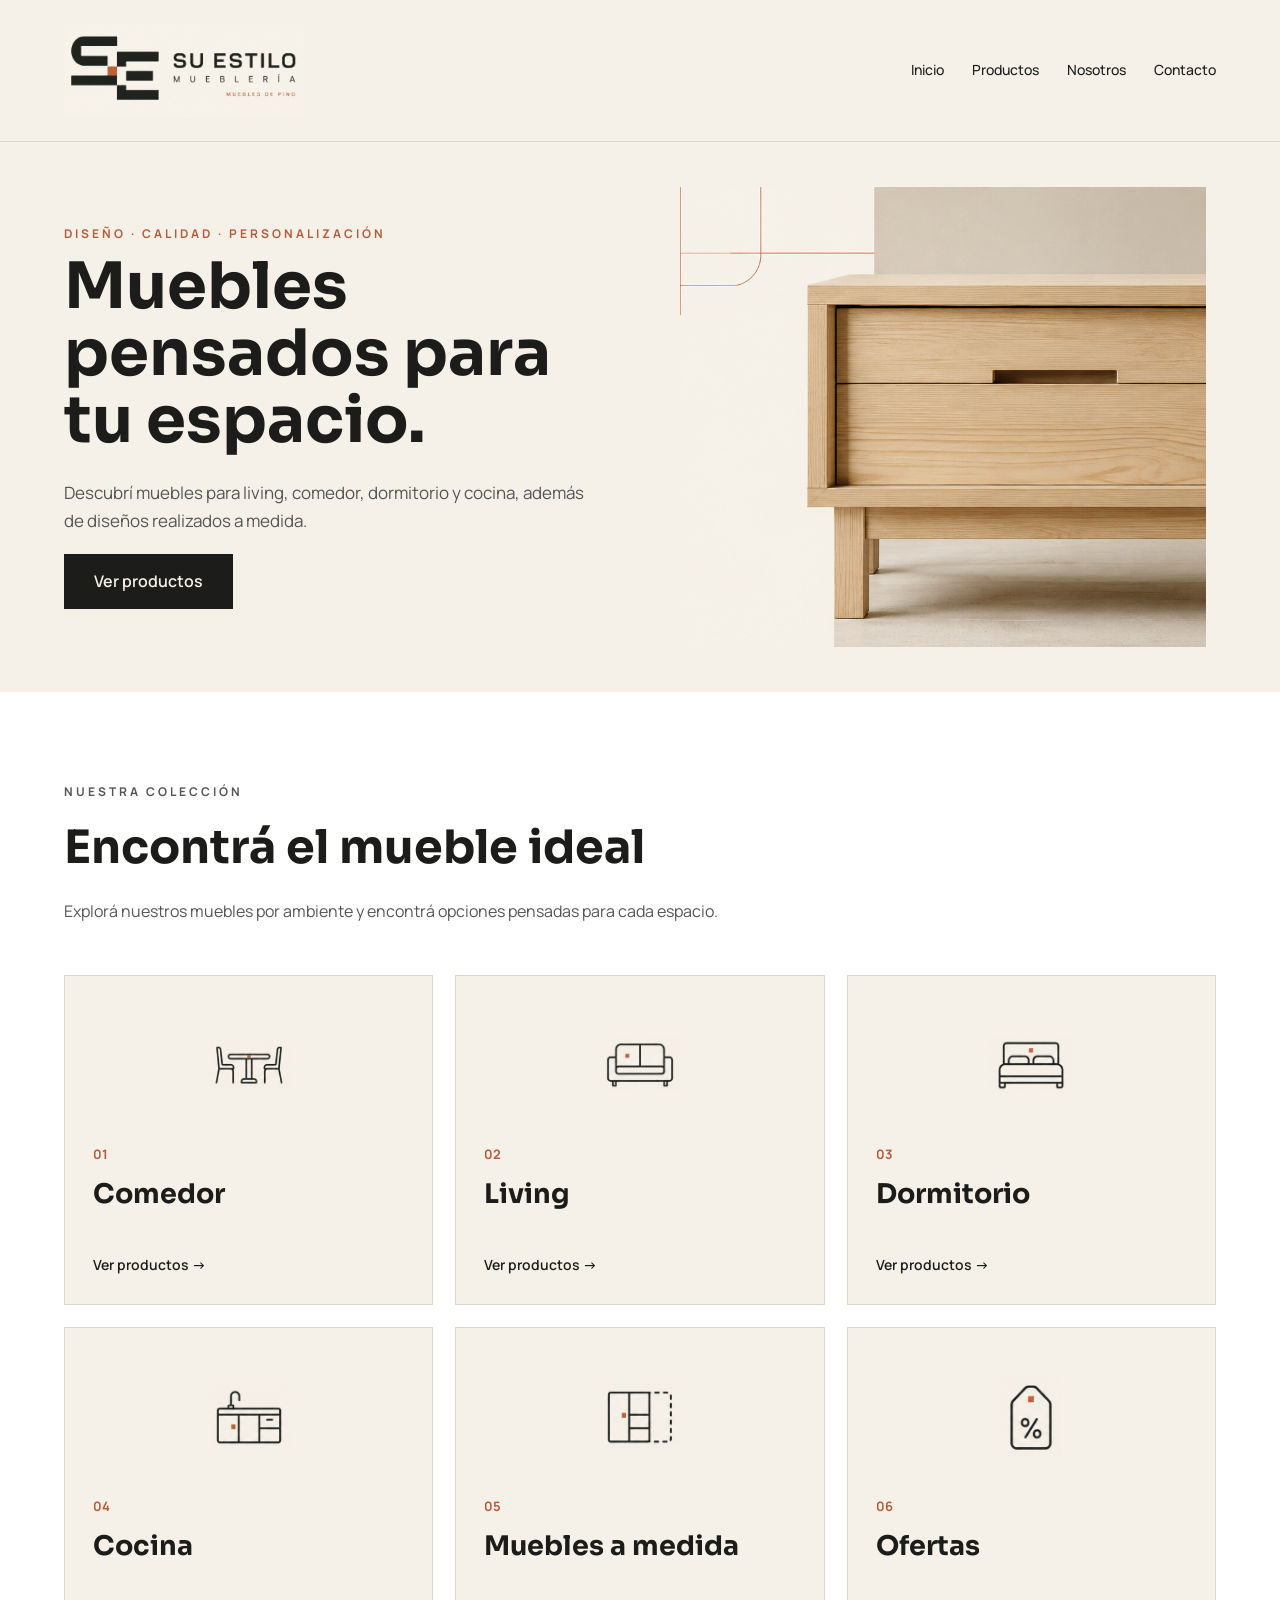
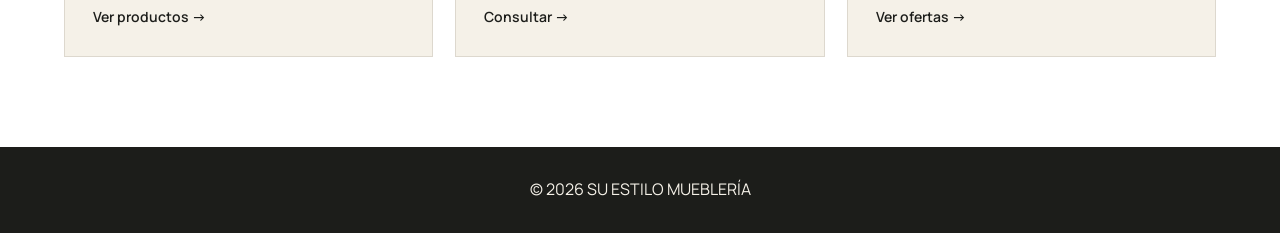
<file: index.html>
<!DOCTYPE html>
<html lang="es">
<head>
    <meta charset="UTF-8">
    <meta name="viewport" content="width=device-width, initial-scale=1.0">
    <meta name="description" content="SU ESTILO MUEBLERÍA - Muebles para tu hogar, diseños personalizados y muebles a medida.">
    <title>SU ESTILO MUEBLERÍA</title>
    <link href="https://fonts.googleapis.com/css2?family=Manrope:wght@400;500;600;700&family=Sora:wght@400;500;600;700&display=swap" rel="stylesheet">
    <link rel="stylesheet" href="css/estilos.css">
</head>
<body>
<header class="header">
    <div class="contenedor header-contenido">
        <a href="index.html"><img src="img/logo-su-estilo.png" alt="Logo de SU ESTILO MUEBLERÍA" class="logo"></a>
        <nav class="navegacion">
            <a href="index.html">Inicio</a>
            <a href="productos.html">Productos</a>
            <a href="nosotros.html">Nosotros</a>
            <a href="contacto.html">Contacto</a>
        </nav>
    </div>
</header>

<main>
<section class="hero">
    <div class="contenedor hero-contenido">
        <div class="hero-texto">
            <p class="hero-etiqueta">DISEÑO · CALIDAD · PERSONALIZACIÓN</p>
            <h1>Muebles pensados para tu espacio.</h1>
            <p class="hero-descripcion">Descubrí muebles para living, comedor, dormitorio y cocina, además de diseños realizados a medida.</p>
            <a href="productos.html" class="boton">Ver productos</a>
        </div>
        <div class="hero-imagen"><img src="img/banner-principal.png" alt="Mueble de SU ESTILO MUEBLERÍA"></div>
    </div>
</section>

<section class="categorias">
    <div class="contenedor">
        <div class="titulo-seccion">
            <p class="titulo-pequeno">NUESTRA COLECCIÓN</p>
            <h2>Encontrá el mueble ideal</h2>
            <p>Explorá nuestros muebles por ambiente y encontrá opciones pensadas para cada espacio.</p>
        </div>
        <div class="categorias-grid">
            <a href="productos.html?categoria=comedor" class="categoria-card"><img src="img/categorias/comedor.png" alt="Comedor"><span class="numero">01</span><h3>Comedor</h3><span class="ver-mas">Ver productos →</span></a>
            <a href="productos.html?categoria=living" class="categoria-card"><img src="img/categorias/living.png" alt="Living"><span class="numero">02</span><h3>Living</h3><span class="ver-mas">Ver productos →</span></a>
            <a href="productos.html?categoria=dormitorio" class="categoria-card"><img src="img/categorias/dormitorio.png" alt="Dormitorio"><span class="numero">03</span><h3>Dormitorio</h3><span class="ver-mas">Ver productos →</span></a>
            <a href="productos.html?categoria=cocina" class="categoria-card"><img src="img/categorias/cocina.png" alt="Cocina"><span class="numero">04</span><h3>Cocina</h3><span class="ver-mas">Ver productos →</span></a>
            <a href="productos.html?categoria=a-medida" class="categoria-card"><img src="img/categorias/muebles_a_medida.png" alt="Muebles a medida"><span class="numero">05</span><h3>Muebles a medida</h3><span class="ver-mas">Consultar →</span></a>
            <a href="productos.html?categoria=ofertas" class="categoria-card"><img src="img/categorias/promociones.png" alt="Ofertas"><span class="numero">06</span><h3>Ofertas</h3><span class="ver-mas">Ver ofertas →</span></a>
        </div>
    </div>
</section>
</main>
<footer class="footer"><div class="contenedor"><p>© 2026 SU ESTILO MUEBLERÍA</p></div></footer>
</body>
</html>
</file>
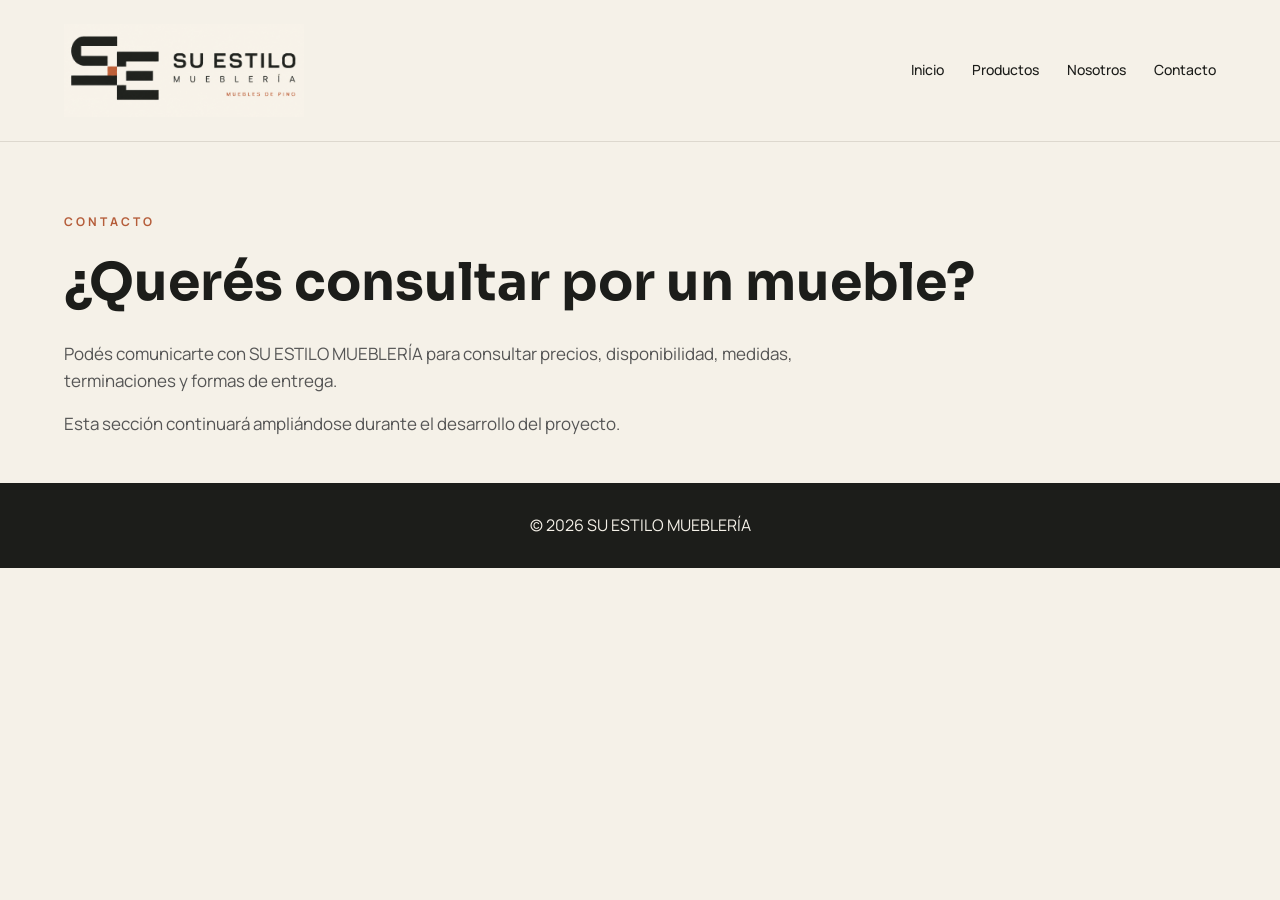
<file: contacto.html>
<!DOCTYPE html>
<html lang="es">
<head>
    <meta charset="UTF-8">
    <meta name="viewport" content="width=device-width, initial-scale=1.0">
    <title>Contacto | SU ESTILO MUEBLERÍA</title>
    <link href="https://fonts.googleapis.com/css2?family=Manrope:wght@400;500;600;700&family=Sora:wght@400;500;600;700&display=swap" rel="stylesheet">
    <link rel="stylesheet" href="css/estilos.css">
</head>
<body>
<header class="header"><div class="contenedor header-contenido"><a href="index.html"><img src="img/logo-su-estilo.png" alt="Logo de SU ESTILO MUEBLERÍA" class="logo"></a><nav class="navegacion"><a href="index.html">Inicio</a><a href="productos.html">Productos</a><a href="nosotros.html">Nosotros</a><a href="contacto.html">Contacto</a></nav></div></header>
<main>
<section class="productos-presentacion"><div class="contenedor"><p class="titulo-pequeno">CONTACTO</p><h1>¿Querés consultar por un mueble?</h1><p class="productos-introduccion">Podés comunicarte con SU ESTILO MUEBLERÍA para consultar precios, disponibilidad, medidas, terminaciones y formas de entrega.</p><p class="productos-introduccion">Esta sección continuará ampliándose durante el desarrollo del proyecto.</p></div></section>
</main>
<footer class="footer"><div class="contenedor"><p>© 2026 SU ESTILO MUEBLERÍA</p></div></footer>
</body>
</html>
</file>
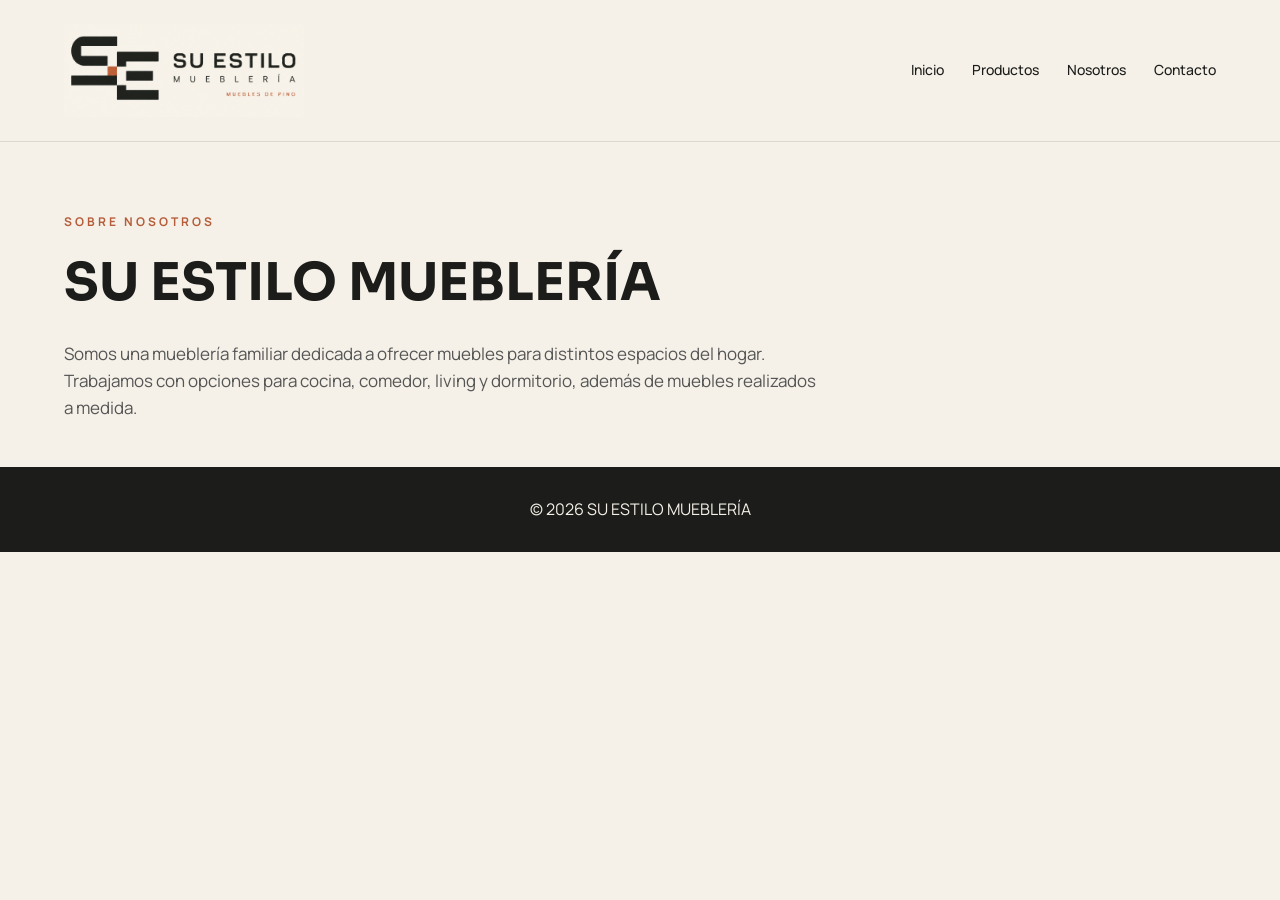
<file: nosotros.html>
<!DOCTYPE html>
<html lang="es">
<head>
    <meta charset="UTF-8">
    <meta name="viewport" content="width=device-width, initial-scale=1.0">
    <title>Nosotros | SU ESTILO MUEBLERÍA</title>
    <link href="https://fonts.googleapis.com/css2?family=Manrope:wght@400;500;600;700&family=Sora:wght@400;500;600;700&display=swap" rel="stylesheet">
    <link rel="stylesheet" href="css/estilos.css">
</head>
<body>
<header class="header"><div class="contenedor header-contenido"><a href="index.html"><img src="img/logo-su-estilo.png" alt="Logo de SU ESTILO MUEBLERÍA" class="logo"></a><nav class="navegacion"><a href="index.html">Inicio</a><a href="productos.html">Productos</a><a href="nosotros.html">Nosotros</a><a href="contacto.html">Contacto</a></nav></div></header>
<main>
<section class="productos-presentacion"><div class="contenedor"><p class="titulo-pequeno">SOBRE NOSOTROS</p><h1>SU ESTILO MUEBLERÍA</h1><p class="productos-introduccion">Somos una mueblería familiar dedicada a ofrecer muebles para distintos espacios del hogar. Trabajamos con opciones para cocina, comedor, living y dormitorio, además de muebles realizados a medida.</p></div></section>
</main>
<footer class="footer"><div class="contenedor"><p>© 2026 SU ESTILO MUEBLERÍA</p></div></footer>
</body>
</html>
</file>
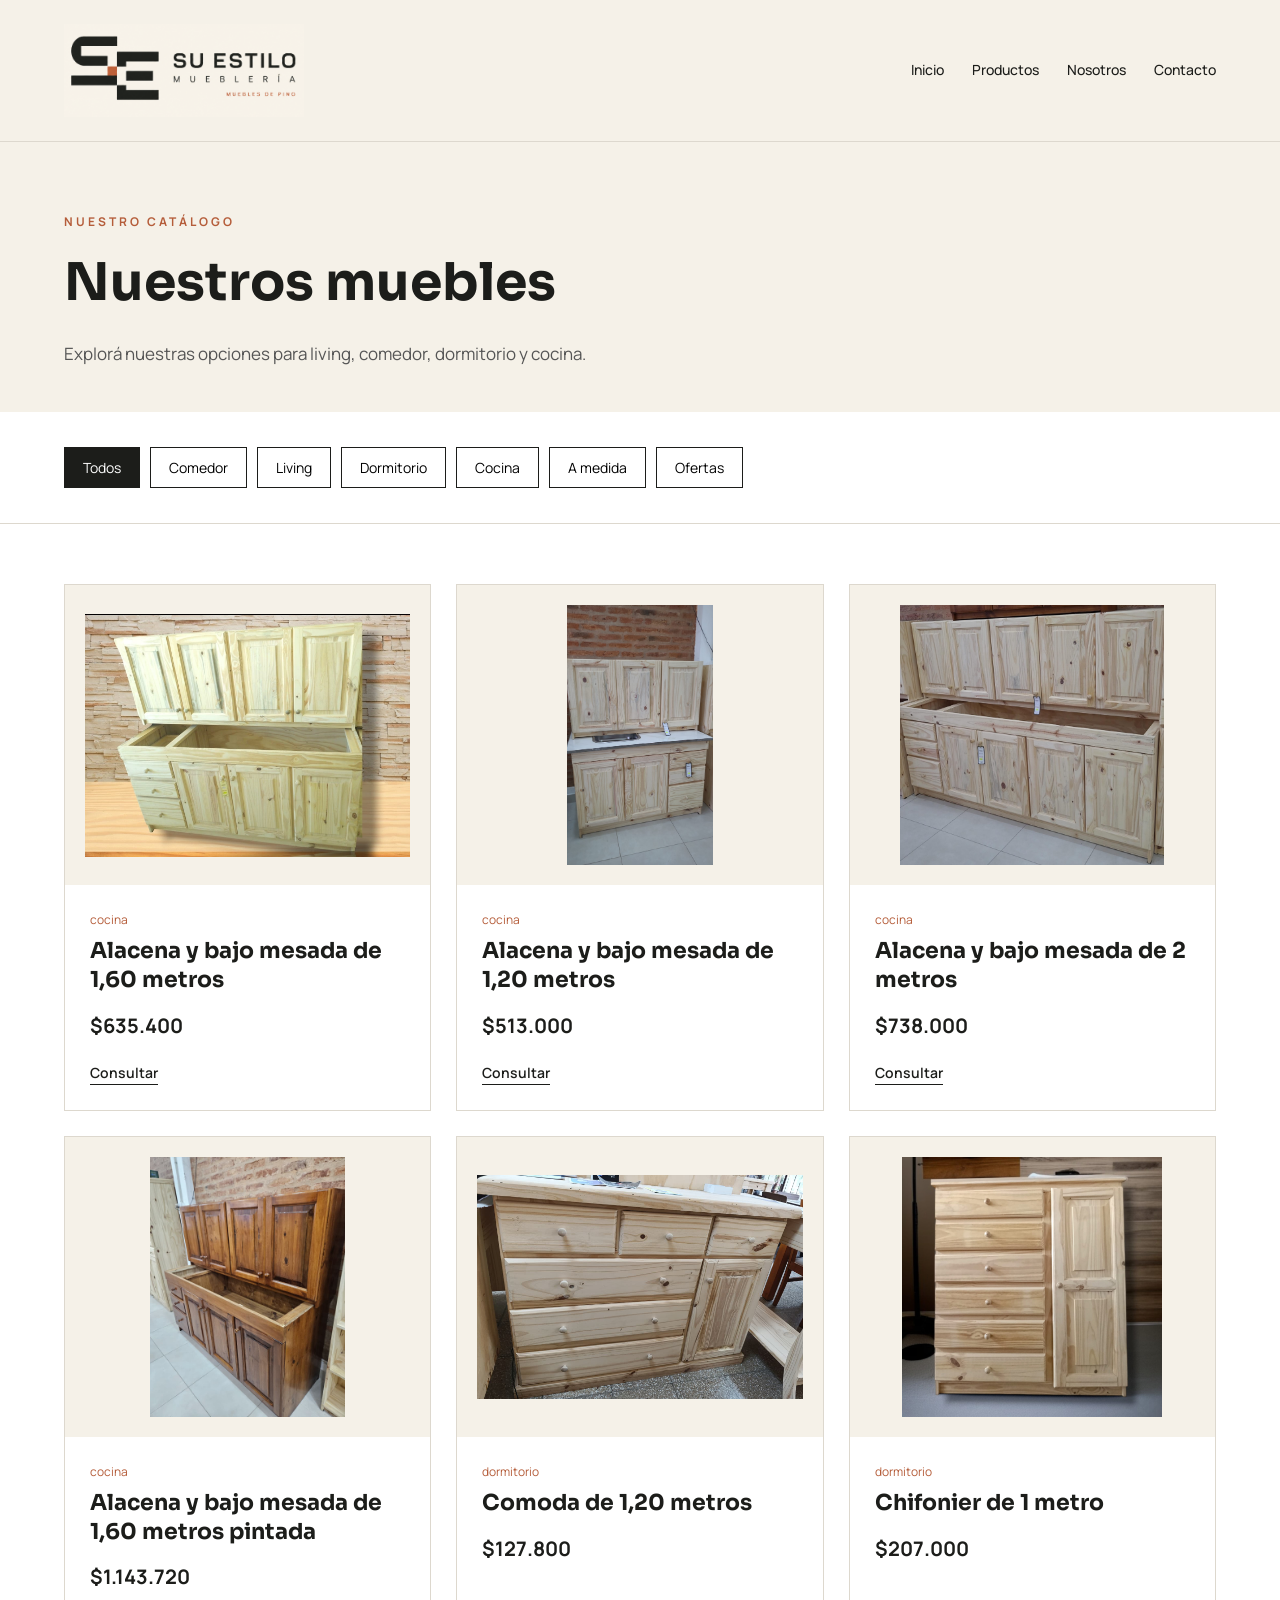
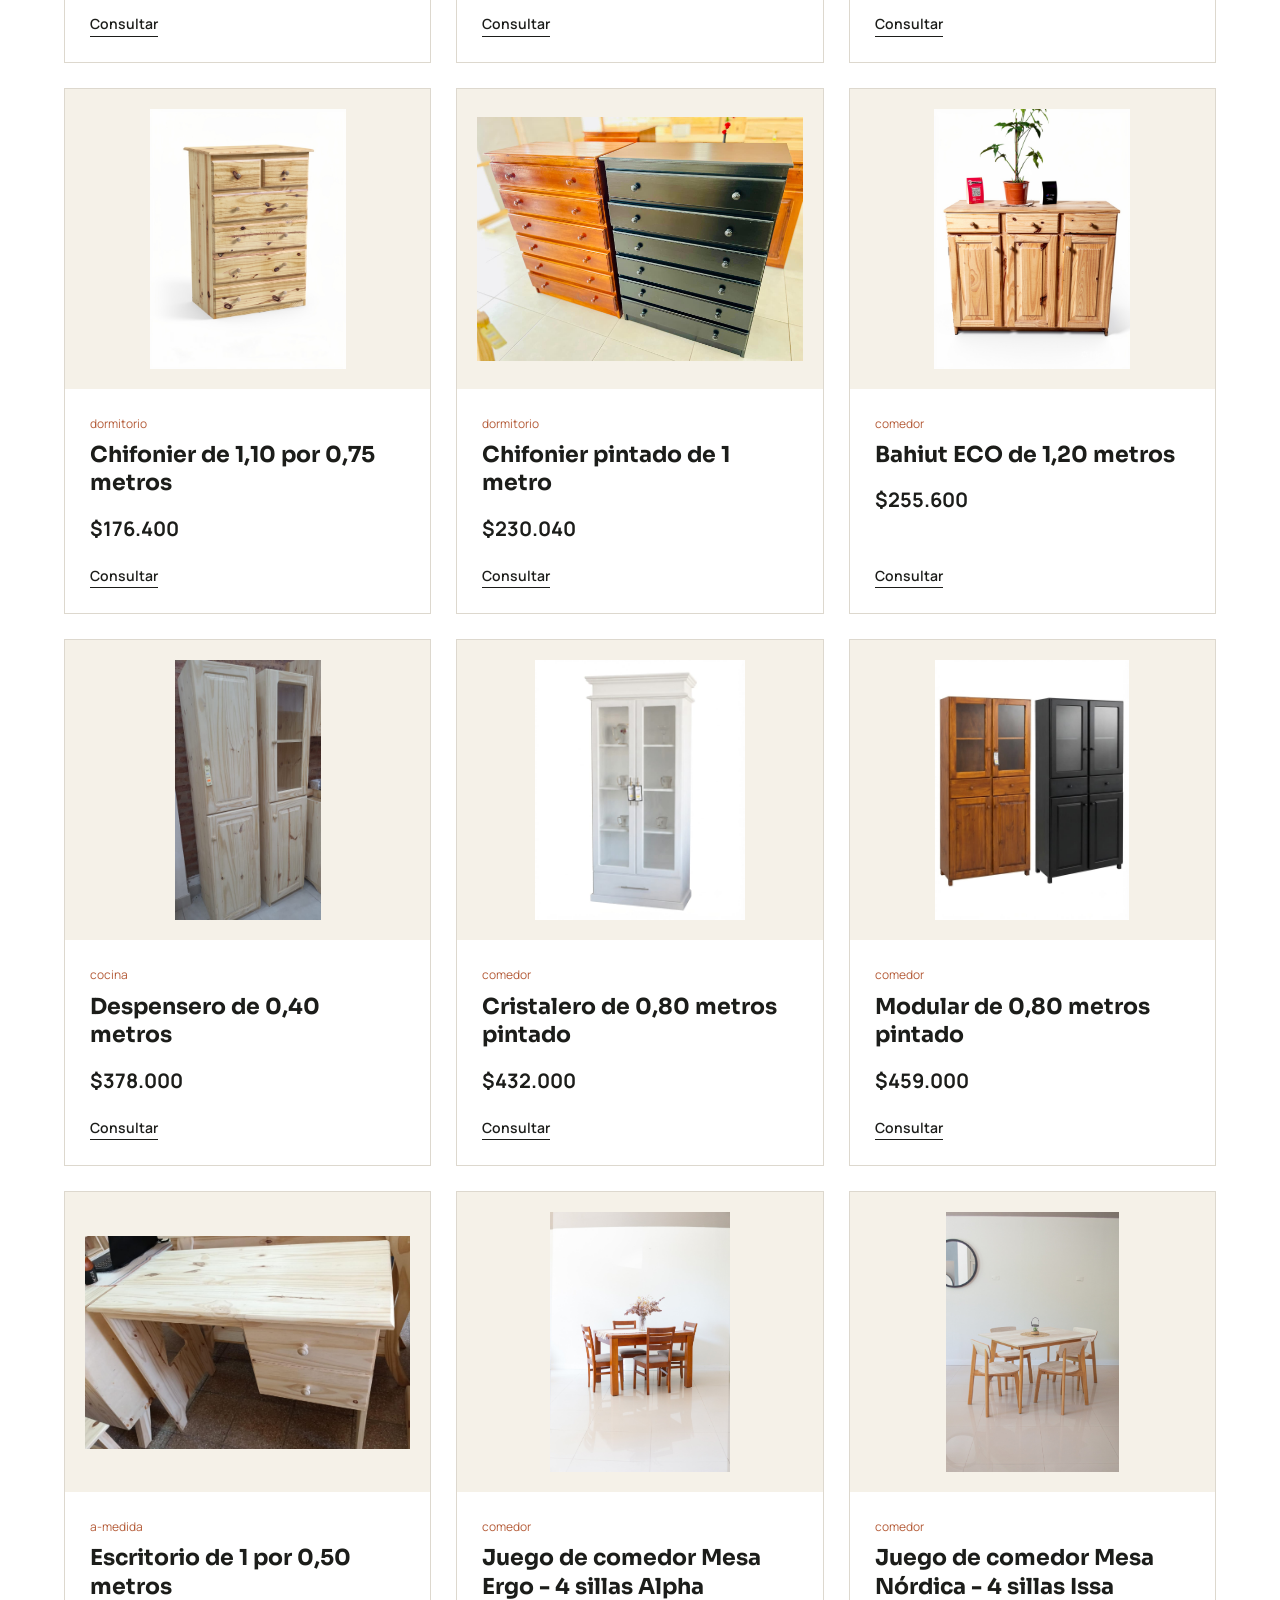
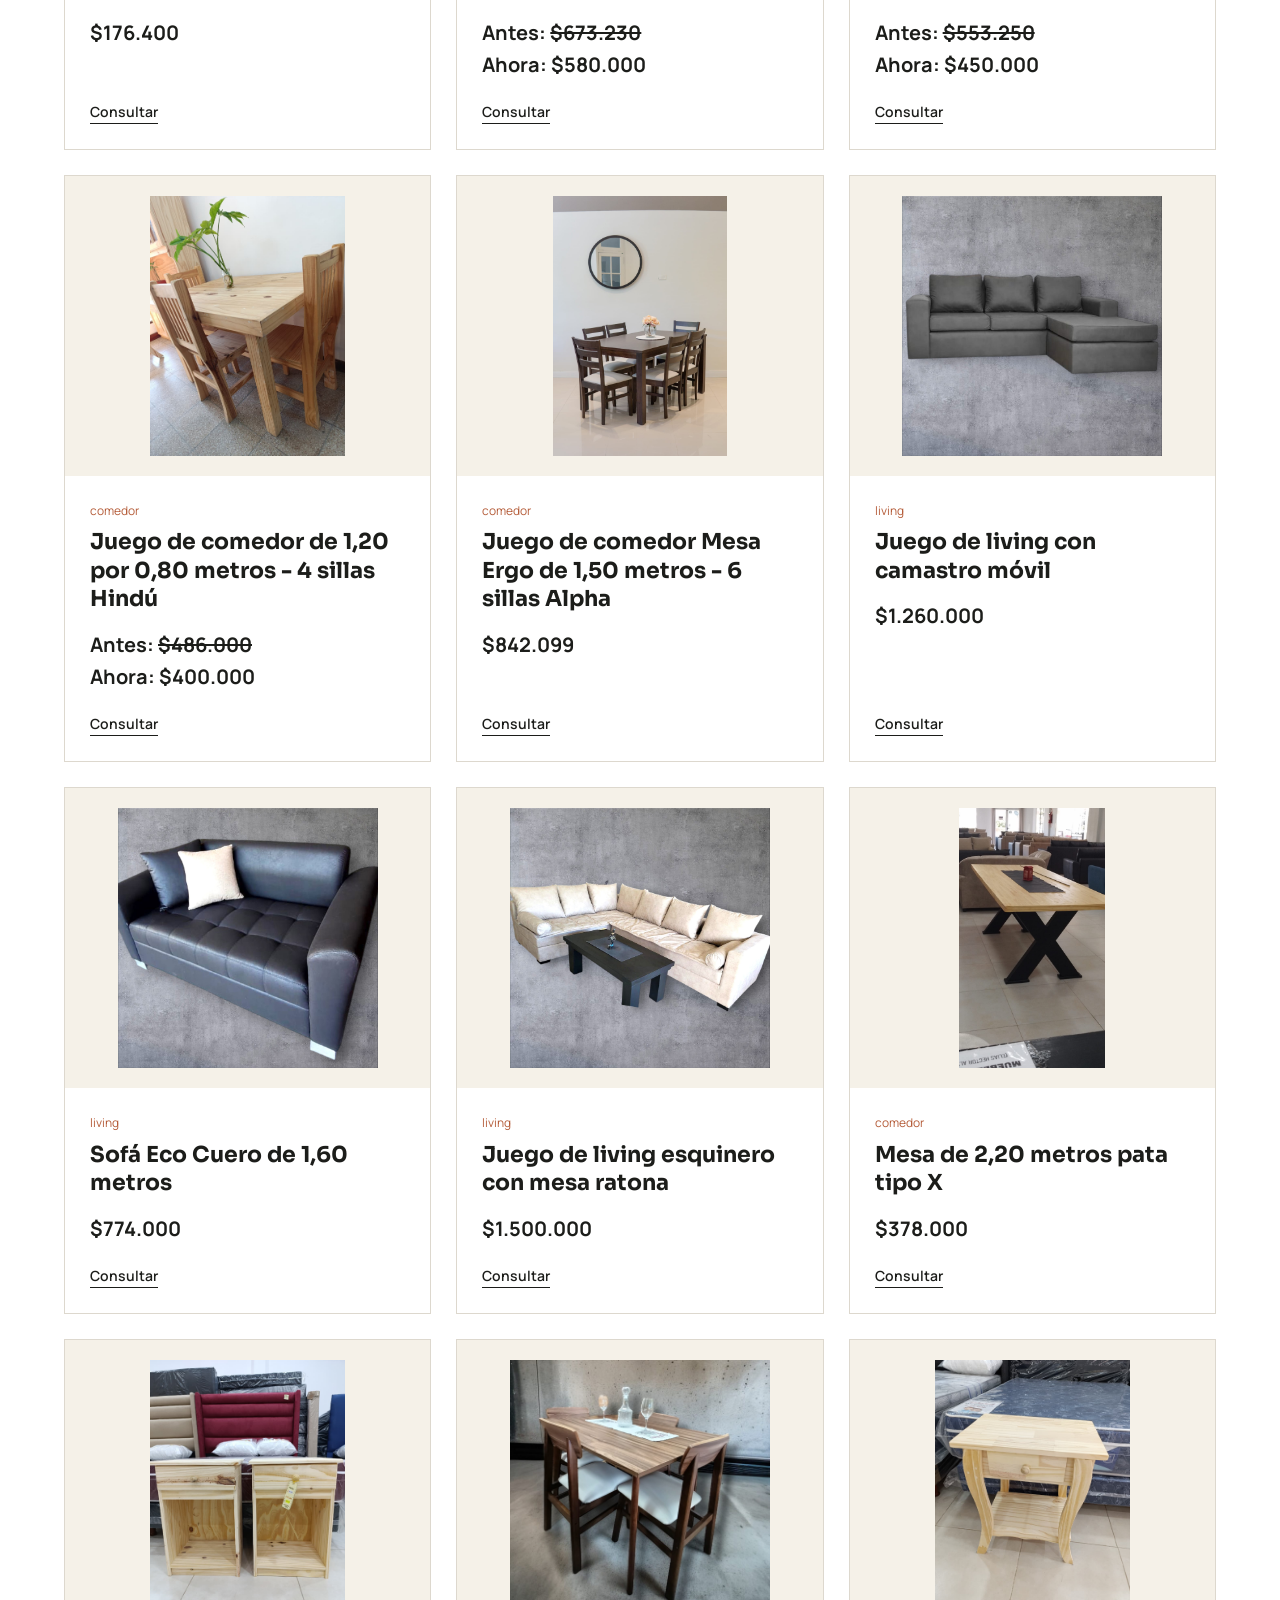
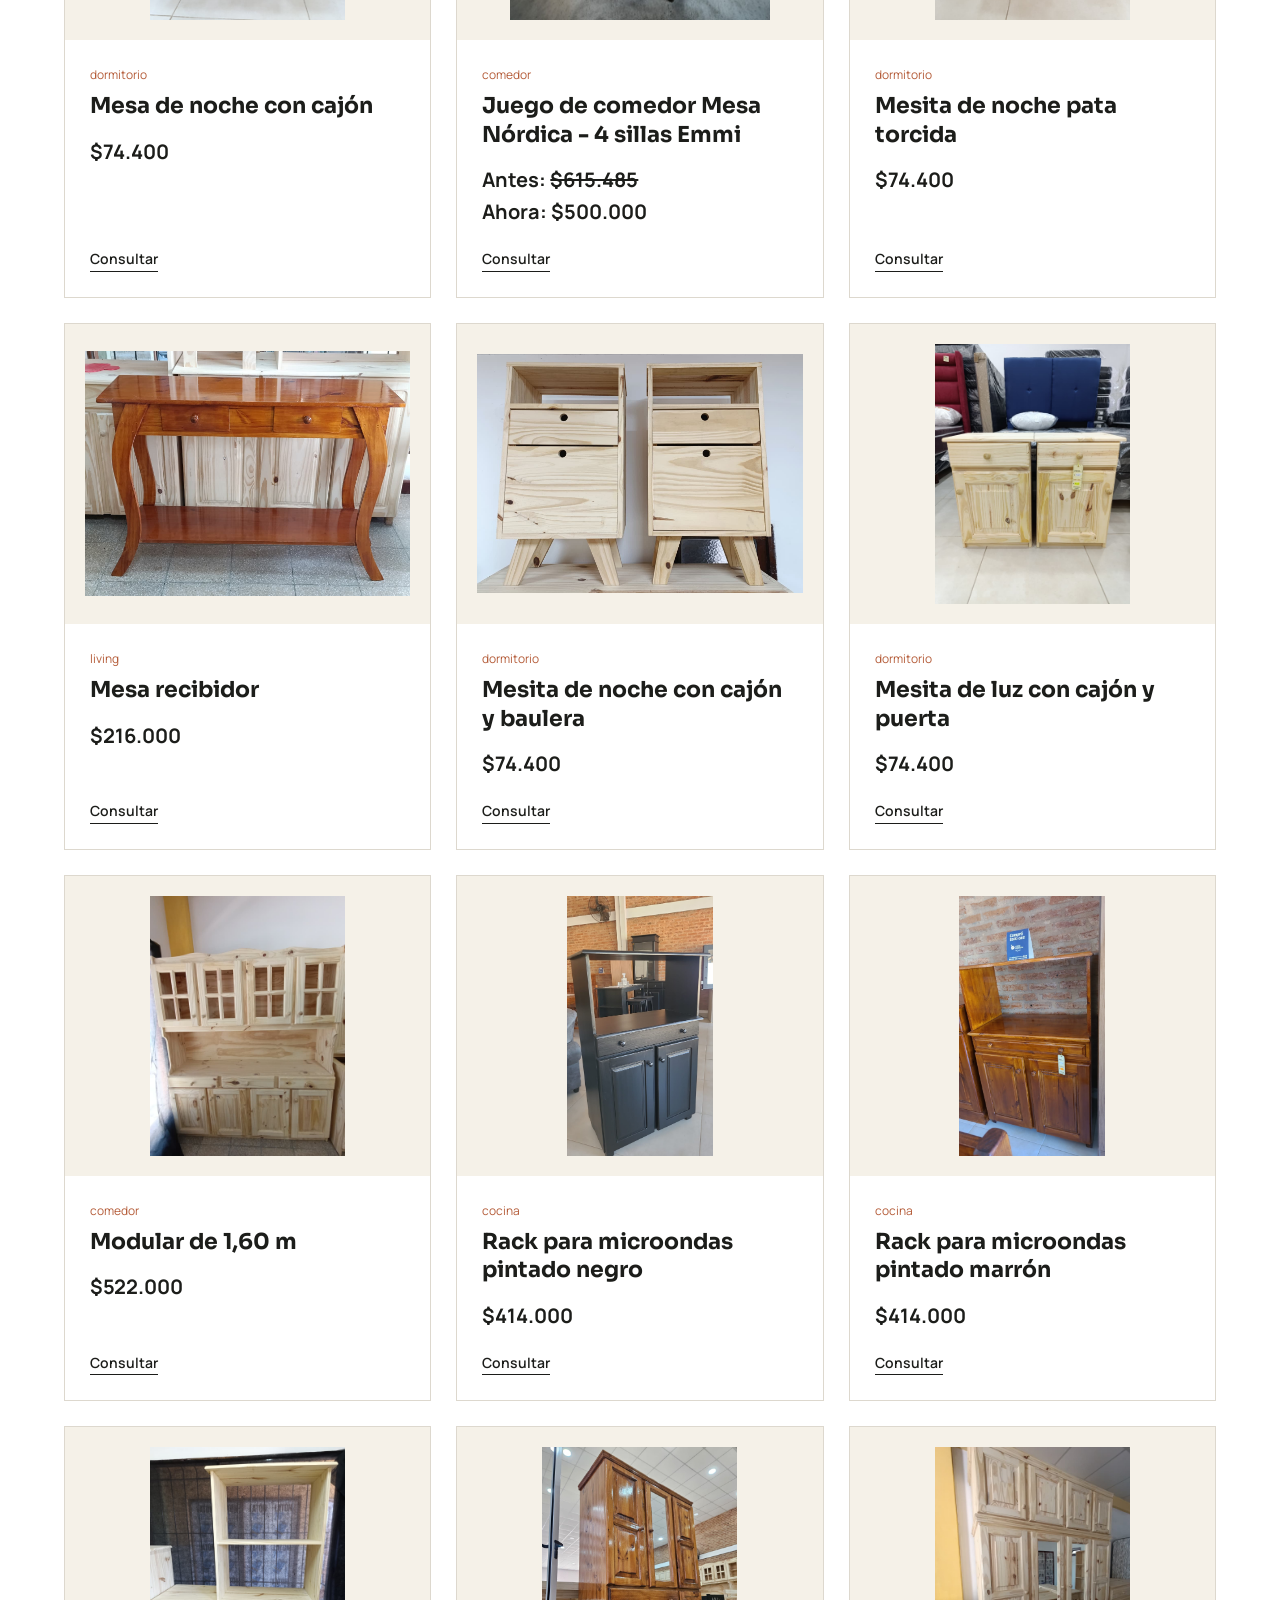
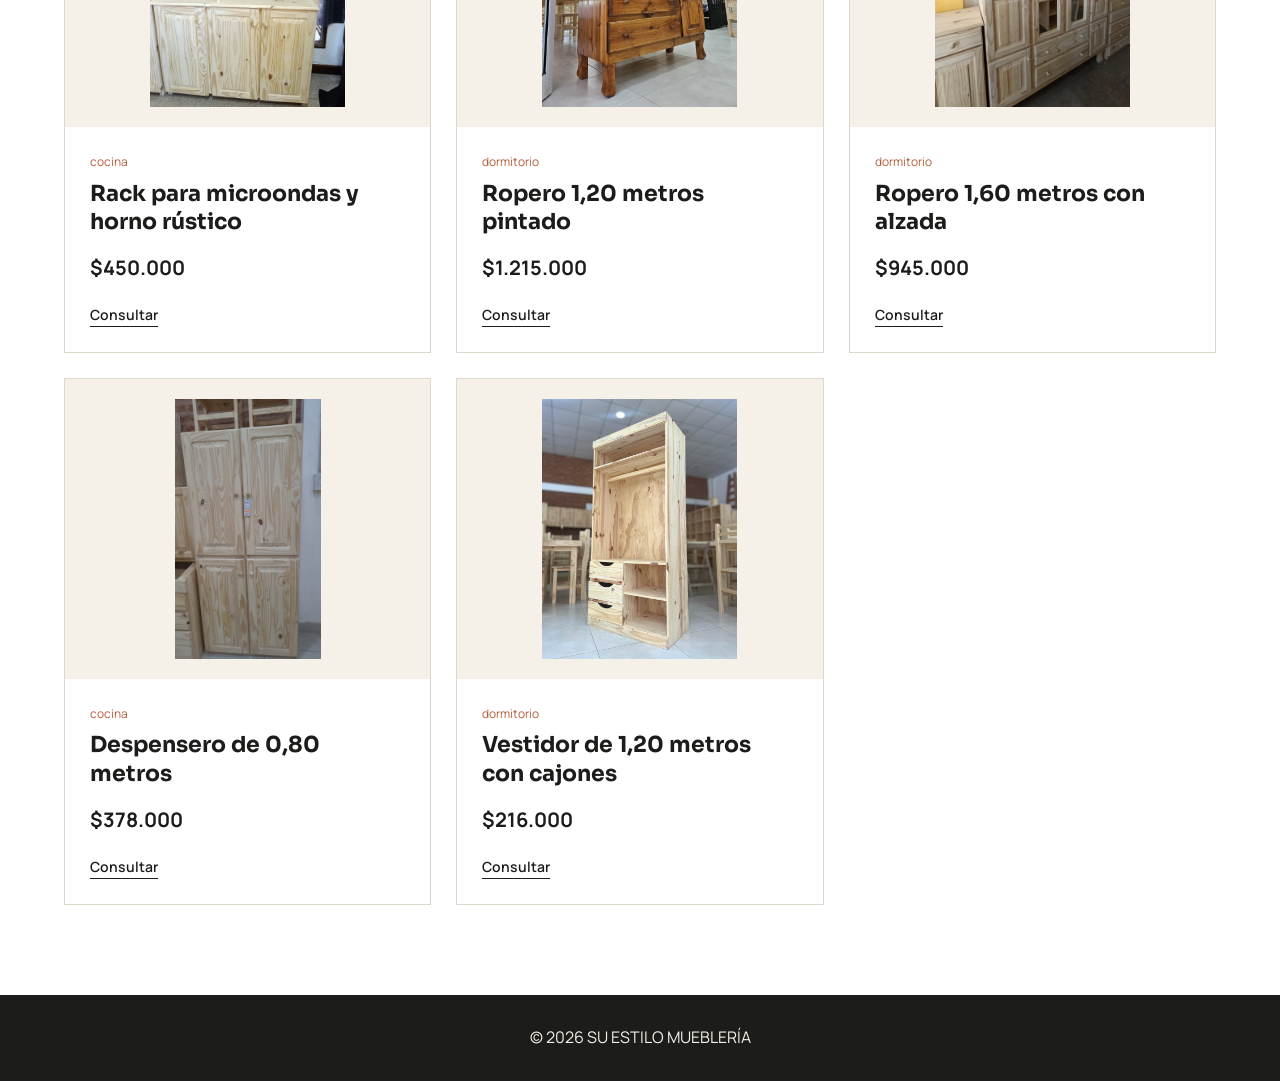
<file: productos.html>
<!DOCTYPE html>
<html lang="es">
<head>
    <meta charset="UTF-8">
    <meta name="viewport" content="width=device-width, initial-scale=1.0">
    <meta name="description" content="Catálogo de productos de SU ESTILO MUEBLERÍA">
    <title>Productos | SU ESTILO MUEBLERÍA</title>
    <link href="https://fonts.googleapis.com/css2?family=Manrope:wght@400;500;600;700&family=Sora:wght@400;500;600;700&display=swap" rel="stylesheet">
    <link rel="stylesheet" href="css/estilos.css">
</head>
<body>
<header class="header">
    <div class="contenedor header-contenido">
        <a href="index.html"><img src="img/logo-su-estilo.png" alt="Logo de SU ESTILO MUEBLERÍA" class="logo"></a>
        <nav class="navegacion"><a href="index.html">Inicio</a><a href="productos.html">Productos</a><a href="nosotros.html">Nosotros</a><a href="contacto.html">Contacto</a></nav>
    </div>
</header>
<main>
<section class="productos-presentacion">
    <div class="contenedor">
        <p class="titulo-pequeno">NUESTRO CATÁLOGO</p>
        <h1>Nuestros muebles</h1>
        <p class="productos-introduccion">Explorá nuestras opciones para living, comedor, dormitorio y cocina.</p>
    </div>
</section>
<section class="productos-filtros">
    <div class="contenedor">
        <div class="filtros-categorias">
            <button class="filtro-boton activo" data-categoria="todos">Todos</button>
            <button class="filtro-boton" data-categoria="comedor">Comedor</button>
            <button class="filtro-boton" data-categoria="living">Living</button>
            <button class="filtro-boton" data-categoria="dormitorio">Dormitorio</button>
            <button class="filtro-boton" data-categoria="cocina">Cocina</button>
            <button class="filtro-boton" data-categoria="a-medida">A medida</button>
            <button class="filtro-boton" data-categoria="ofertas">Ofertas</button>
        </div>
    </div>
</section>
<section class="seccion-productos"><div class="contenedor"><div id="lista-productos" class="productos-grid"></div></div></section>
</main>
<footer class="footer"><div class="contenedor"><p>© 2026 SU ESTILO MUEBLERÍA</p></div></footer>
<script src="js/datos-productos.js?v=3"></script>
<script src="js/productos.js?v=3"></script>
</body>
</html>
</file>
<file: css/estilos.css>
*{margin:0;padding:0;box-sizing:border-box}
body{font-family:"Manrope",Arial,sans-serif;background:#F5F1E8;color:#1C1D1A;line-height:1.6}
a{text-decoration:none;color:#1C1D1A}img{max-width:100%}.contenedor{width:90%;max-width:1200px;margin:0 auto}
.header{background:#F5F1E8;border-bottom:1px solid #DDD8CE;padding:24px 0}.header-contenido{display:flex;justify-content:space-between;align-items:center;gap:30px}.logo{width:240px;height:auto;display:block}.navegacion{display:flex;align-items:center;gap:28px}.navegacion a{font-size:14px;font-weight:500}.navegacion a:hover{color:#B55D3A}
.hero{padding:45px 0}.hero-contenido{display:grid;grid-template-columns:1fr 1fr;align-items:center;gap:60px}.hero-etiqueta,.titulo-pequeno{color:#B55D3A;font-size:12px;font-weight:bold;letter-spacing:3px;margin-bottom:10px}.hero h1{font-family:"Sora",Arial,sans-serif;font-size:64px;line-height:1.05;margin-bottom:25px}.hero-descripcion{max-width:520px;font-size:17px;color:#555}.boton{display:inline-block;margin-top:20px;background:#1C1D1A;color:#F5F1E8;padding:15px 30px;font-weight:600}.boton:hover{background:#B55D3A}.hero-imagen{height:460px}.hero-imagen img{width:100%;height:100%;object-fit:contain}
.categorias{background:#fff;padding:90px 0}.titulo-seccion{max-width:750px;margin-bottom:50px}.titulo-seccion h2{font-family:"Sora",Arial,sans-serif;font-size:46px;margin-bottom:15px}.titulo-seccion p{color:#555}.categorias-grid{display:grid;grid-template-columns:repeat(3,1fr);gap:22px}.categoria-card{min-height:330px;background:#F5F1E8;border:1px solid #DDD8CE;padding:28px;display:flex;flex-direction:column}.categoria-card:hover{border-color:#B55D3A;box-shadow:0 8px 20px rgba(0,0,0,.08)}.categoria-card img{width:120px;height:120px;object-fit:contain;margin:0 auto 20px}.numero{color:#B55D3A;font-size:13px;font-weight:bold;margin-bottom:8px}.categoria-card h3{font-family:"Sora",Arial,sans-serif;font-size:27px;margin-bottom:15px}.ver-mas{margin-top:auto;font-size:14px;font-weight:600}.categoria-card:hover .ver-mas{color:#B55D3A}
.productos-presentacion{padding:70px 0 45px}.productos-presentacion h1{font-family:"Sora",Arial,sans-serif;font-size:52px;margin-bottom:15px}.productos-introduccion{max-width:760px;color:#555;font-size:17px;margin-top:16px}.productos-filtros{background:#fff;padding:35px 0;border-bottom:1px solid #DDD8CE}.filtros-categorias{display:flex;flex-wrap:wrap;gap:10px}.filtro-boton{background:#fff;border:1px solid #1C1D1A;padding:10px 18px;font-family:"Manrope",Arial,sans-serif;font-size:14px;cursor:pointer}.filtro-boton:hover{background:#F5F1E8}.filtro-boton.activo{background:#1C1D1A;color:#fff}.seccion-productos{background:#fff;padding:60px 0 90px}.productos-grid{display:grid;grid-template-columns:repeat(3,1fr);gap:25px}.producto-card{background:#fff;border:1px solid #DDD8CE;display:flex;flex-direction:column;height:100%}.producto-imagen{width:100%;height:300px;padding:20px;background:#F5F1E8;display:flex;justify-content:center;align-items:center}.producto-imagen img{width:100%;height:100%;object-fit:contain}.producto-info{padding:25px;display:flex;flex-direction:column;flex-grow:1}.producto-categoria{color:#B55D3A;font-size:12px;margin-bottom:8px}.producto-info h3{font-family:"Sora",Arial,sans-serif;font-size:22px;line-height:1.3;margin-bottom:15px}.producto-precio{font-size:20px;font-weight:bold;margin-bottom:20px}.producto-detalle{display:inline-block;width:fit-content;margin-top:auto;border-bottom:1px solid #1C1D1A;font-size:14px;font-weight:600}.producto-detalle:hover{color:#B55D3A;border-color:#B55D3A}.footer{background:#1C1D1A;color:#F5F1E8;padding:30px 0;text-align:center}
@media(max-width:900px){.header-contenido{flex-direction:column;align-items:flex-start}.logo{width:190px}.navegacion{flex-wrap:wrap;gap:18px}.hero-contenido{grid-template-columns:1fr}.hero h1{font-size:50px}.hero-imagen{height:400px}.categorias-grid,.productos-grid{grid-template-columns:repeat(2,1fr)}.productos-presentacion h1{font-size:44px}}
@media(max-width:560px){.logo{width:170px}.navegacion{gap:12px}.navegacion a{font-size:13px}.hero{padding:40px 0}.hero h1{font-size:42px}.hero-imagen{height:320px}.categorias{padding:60px 0}.titulo-seccion h2{font-size:36px}.categorias-grid,.productos-grid{grid-template-columns:1fr}.categoria-card{min-height:290px}.productos-presentacion{padding:50px 0 35px}.productos-presentacion h1{font-size:38px}.producto-imagen{height:320px}.filtro-boton{padding:9px 14px;font-size:13px}}
</file>
